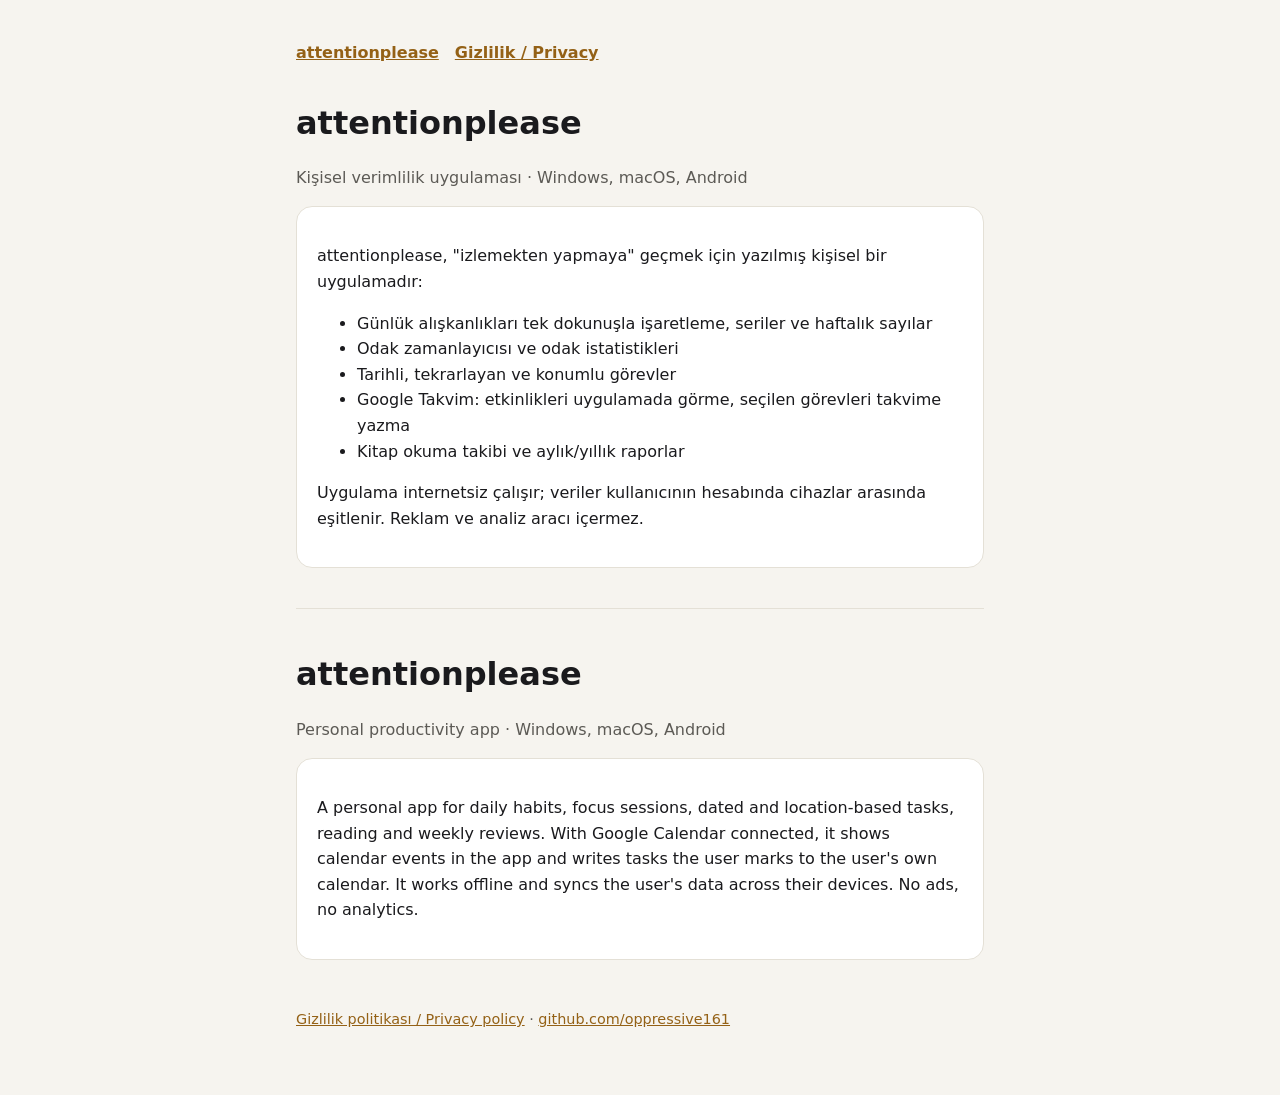
<file: index.html>
<!doctype html>
<html lang="tr">
<head>
  <meta charset="utf-8">
  <meta name="viewport" content="width=device-width, initial-scale=1">
  <title>attentionplease</title>
  <meta name="description" content="Kişisel verimlilik uygulaması: günlük taahhütler, odak blokları, görevler ve takvim.">
  <link rel="stylesheet" href="style.css">
</head>
<body>
<main>
  <nav><a href="./">attentionplease</a><a href="privacy.html">Gizlilik / Privacy</a></nav>

  <h1>attentionplease</h1>
  <p class="muted">Kişisel verimlilik uygulaması · Windows, macOS, Android</p>

  <div class="card">
    <p>attentionplease, "izlemekten yapmaya" geçmek için yazılmış kişisel bir uygulamadır:</p>
    <ul>
      <li>Günlük alışkanlıkları tek dokunuşla işaretleme, seriler ve haftalık sayılar</li>
      <li>Odak zamanlayıcısı ve odak istatistikleri</li>
      <li>Tarihli, tekrarlayan ve konumlu görevler</li>
      <li>Google Takvim: etkinlikleri uygulamada görme, seçilen görevleri takvime yazma</li>
      <li>Kitap okuma takibi ve aylık/yıllık raporlar</li>
    </ul>
    <p>Uygulama internetsiz çalışır; veriler kullanıcının hesabında cihazlar arasında eşitlenir. Reklam ve analiz aracı içermez.</p>
  </div>

  <hr>

  <h1 lang="en">attentionplease</h1>
  <p class="muted" lang="en">Personal productivity app · Windows, macOS, Android</p>
  <div class="card" lang="en">
    <p>A personal app for daily habits, focus sessions, dated and location-based tasks, reading and weekly reviews. With Google Calendar connected, it shows calendar events in the app and writes tasks the user marks to the user's own calendar. It works offline and syncs the user's data across their devices. No ads, no analytics.</p>
  </div>

  <footer>
    <a href="privacy.html">Gizlilik politikası / Privacy policy</a> ·
    <a href="https://github.com/oppressive161">github.com/oppressive161</a>
  </footer>
</main>
</body>
</html>
</file>
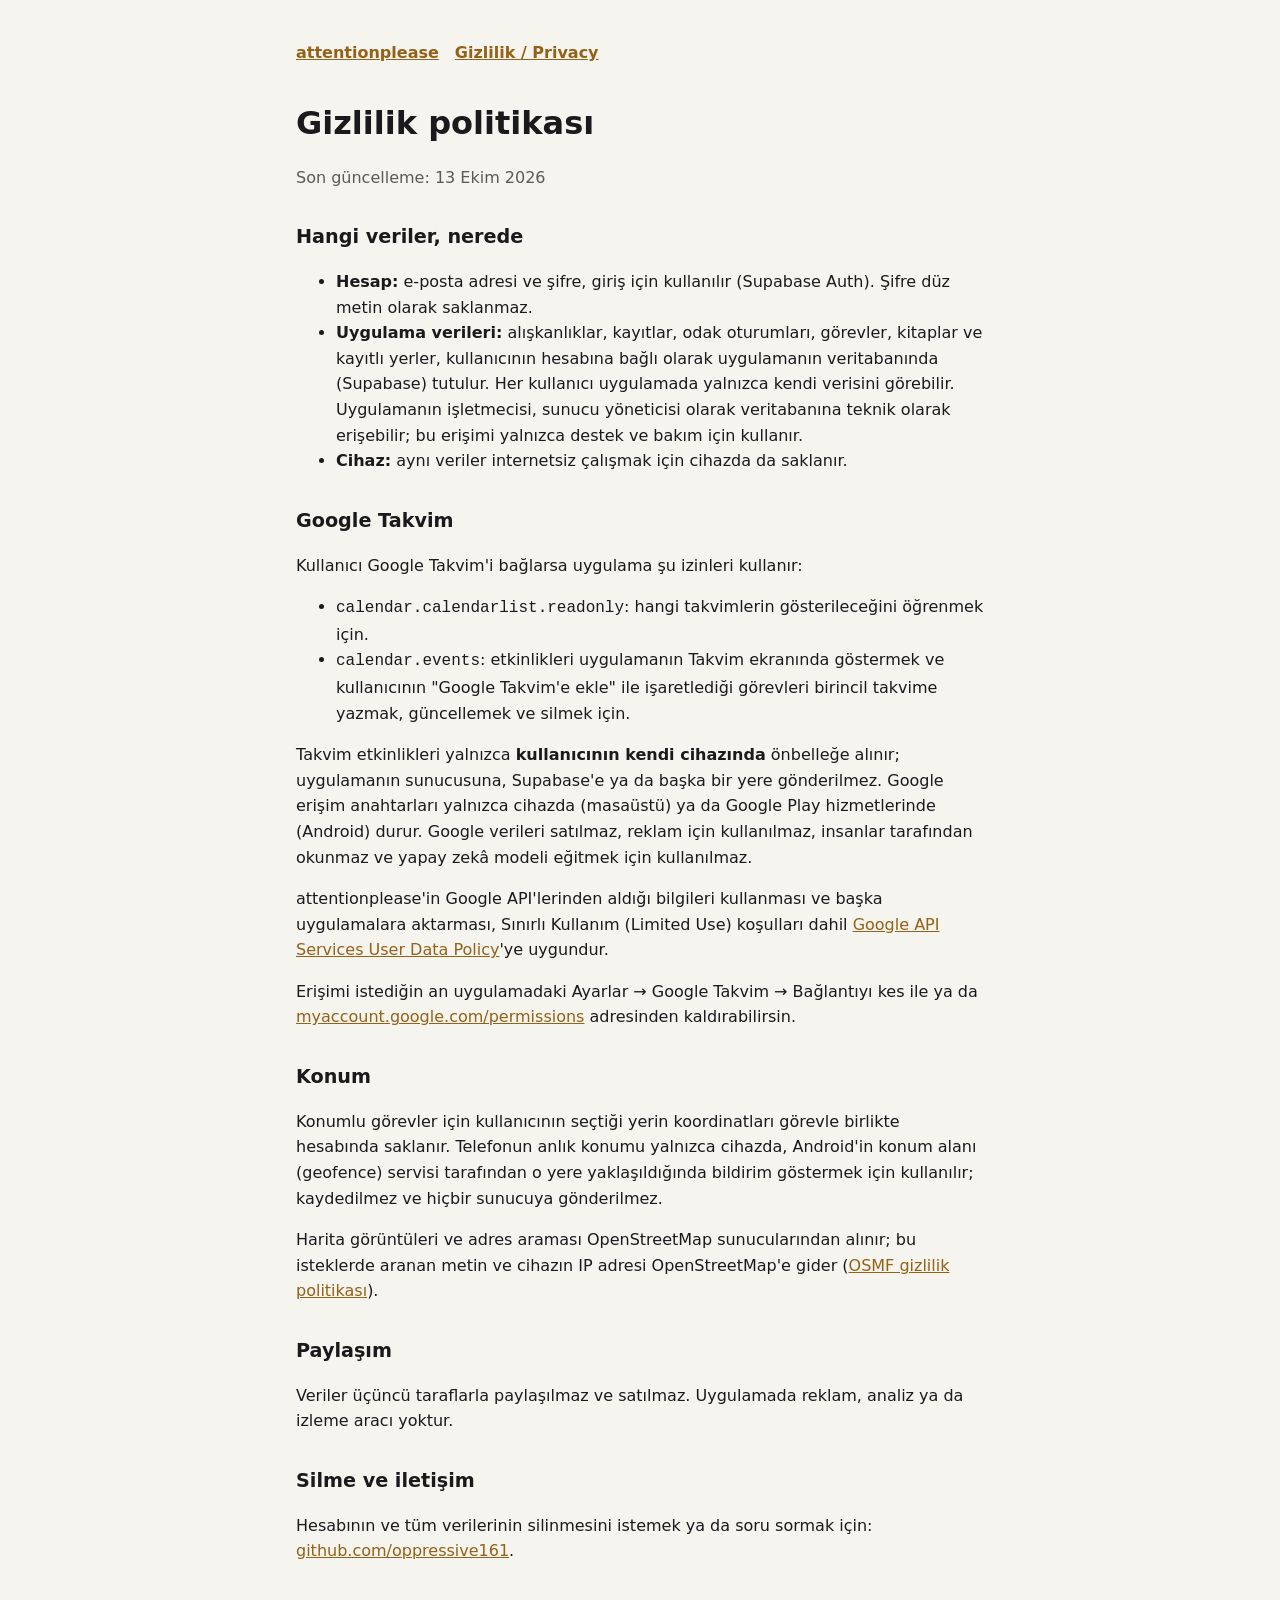
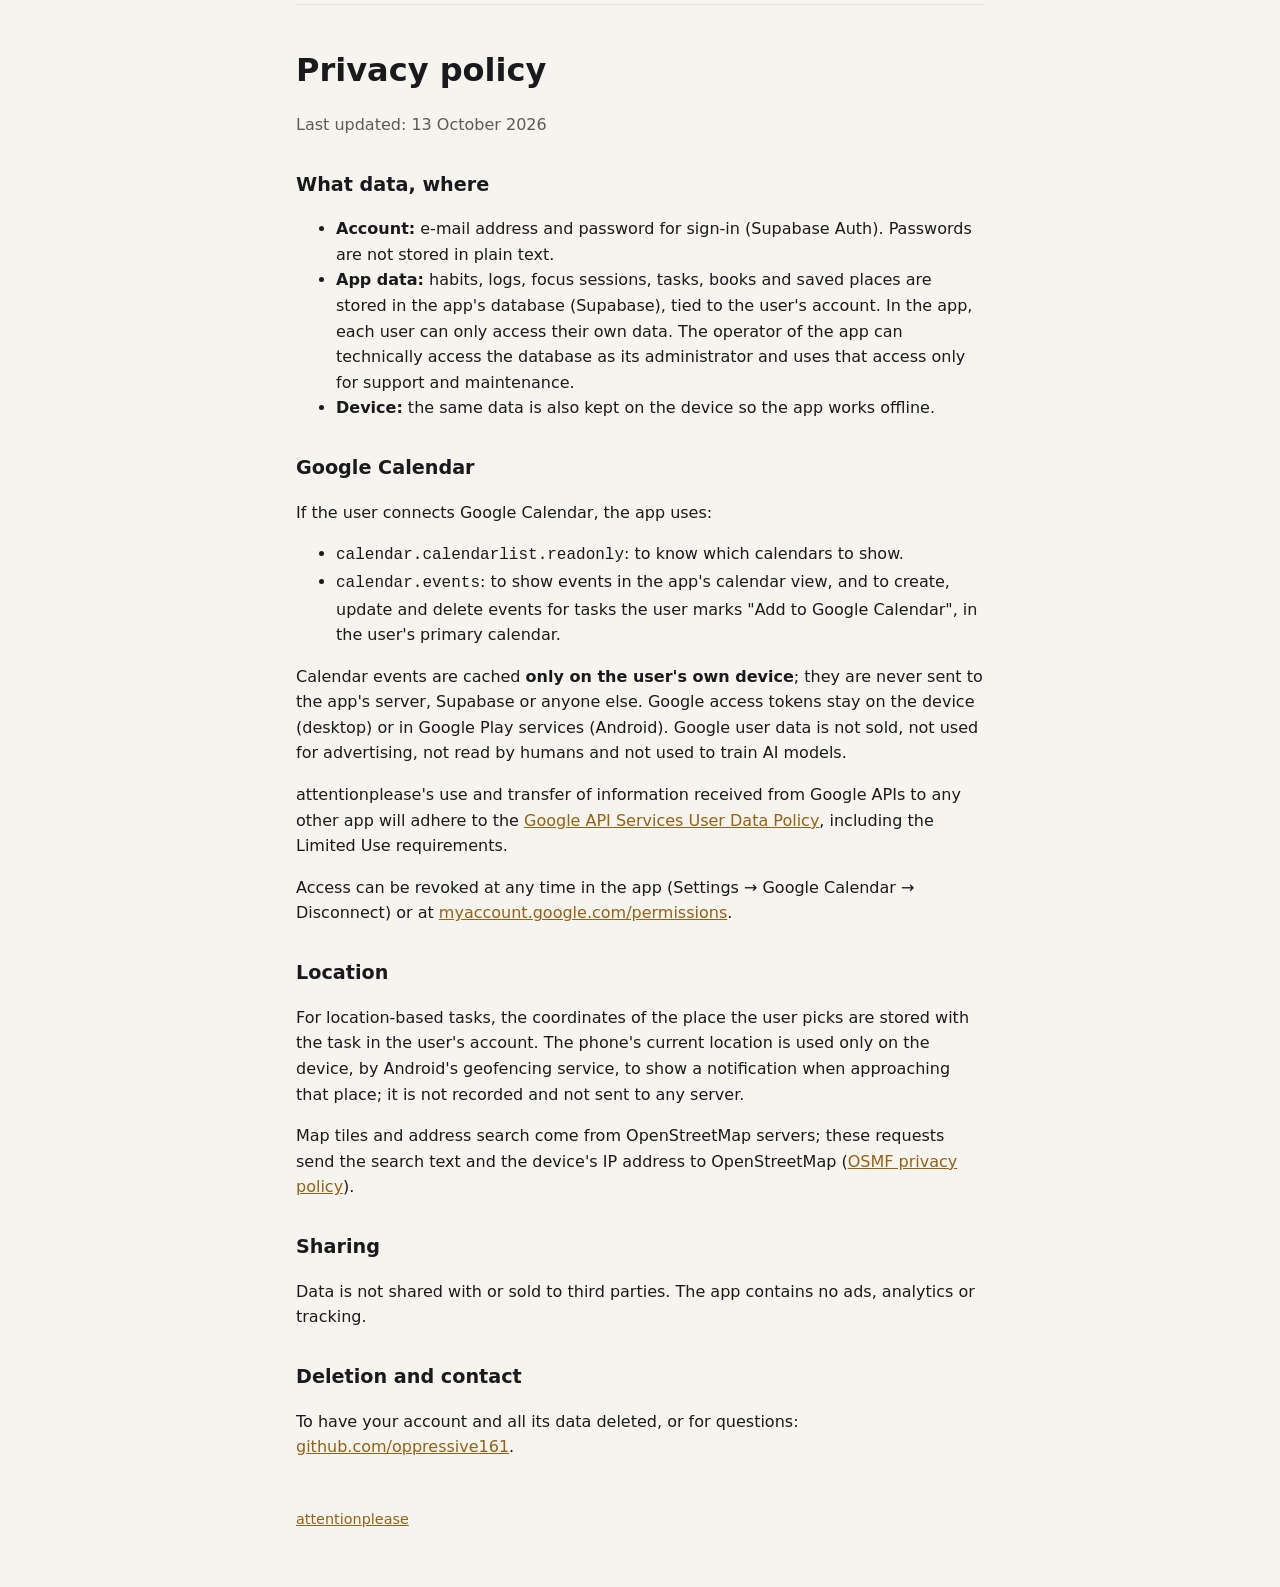
<file: privacy.html>
<!doctype html>
<html lang="tr">
<head>
  <meta charset="utf-8">
  <meta name="viewport" content="width=device-width, initial-scale=1">
  <title>Gizlilik politikası · attentionplease</title>
  <meta name="description" content="attentionplease gizlilik politikası / privacy policy.">
  <link rel="stylesheet" href="style.css">
</head>
<body>
<main>
  <nav><a href="./">attentionplease</a><a href="privacy.html">Gizlilik / Privacy</a></nav>

  <h1>Gizlilik politikası</h1>
  <p class="muted">Son güncelleme: 13 Ekim 2026</p>

  <h2>Hangi veriler, nerede</h2>
  <ul>
    <li><strong>Hesap:</strong> e-posta adresi ve şifre, giriş için kullanılır (Supabase Auth). Şifre düz metin olarak saklanmaz.</li>
    <li><strong>Uygulama verileri:</strong> alışkanlıklar, kayıtlar, odak oturumları, görevler, kitaplar ve kayıtlı yerler, kullanıcının hesabına bağlı olarak uygulamanın veritabanında (Supabase) tutulur. Her kullanıcı uygulamada yalnızca kendi verisini görebilir. Uygulamanın işletmecisi, sunucu yöneticisi olarak veritabanına teknik olarak erişebilir; bu erişimi yalnızca destek ve bakım için kullanır.</li>
    <li><strong>Cihaz:</strong> aynı veriler internetsiz çalışmak için cihazda da saklanır.</li>
  </ul>

  <h2>Google Takvim</h2>
  <p>Kullanıcı Google Takvim'i bağlarsa uygulama şu izinleri kullanır:</p>
  <ul>
    <li><code>calendar.calendarlist.readonly</code>: hangi takvimlerin gösterileceğini öğrenmek için.</li>
    <li><code>calendar.events</code>: etkinlikleri uygulamanın Takvim ekranında göstermek ve kullanıcının "Google Takvim'e ekle" ile işaretlediği görevleri birincil takvime yazmak, güncellemek ve silmek için.</li>
  </ul>
  <p>Takvim etkinlikleri yalnızca <strong>kullanıcının kendi cihazında</strong> önbelleğe alınır; uygulamanın sunucusuna, Supabase'e ya da başka bir yere gönderilmez. Google erişim anahtarları yalnızca cihazda (masaüstü) ya da Google Play hizmetlerinde (Android) durur. Google verileri satılmaz, reklam için kullanılmaz, insanlar tarafından okunmaz ve yapay zekâ modeli eğitmek için kullanılmaz.</p>
  <p>attentionplease'in Google API'lerinden aldığı bilgileri kullanması ve başka uygulamalara aktarması, Sınırlı Kullanım (Limited Use) koşulları dahil <a href="https://developers.google.com/terms/api-services-user-data-policy">Google API Services User Data Policy</a>'ye uygundur.</p>
  <p>Erişimi istediğin an uygulamadaki Ayarlar → Google Takvim → Bağlantıyı kes ile ya da <a href="https://myaccount.google.com/permissions">myaccount.google.com/permissions</a> adresinden kaldırabilirsin.</p>

  <h2>Konum</h2>
  <p>Konumlu görevler için kullanıcının seçtiği yerin koordinatları görevle birlikte hesabında saklanır. Telefonun anlık konumu yalnızca cihazda, Android'in konum alanı (geofence) servisi tarafından o yere yaklaşıldığında bildirim göstermek için kullanılır; kaydedilmez ve hiçbir sunucuya gönderilmez.</p>
  <p>Harita görüntüleri ve adres araması OpenStreetMap sunucularından alınır; bu isteklerde aranan metin ve cihazın IP adresi OpenStreetMap'e gider (<a href="https://osmfoundation.org/wiki/Privacy_Policy">OSMF gizlilik politikası</a>).</p>

  <h2>Paylaşım</h2>
  <p>Veriler üçüncü taraflarla paylaşılmaz ve satılmaz. Uygulamada reklam, analiz ya da izleme aracı yoktur.</p>

  <h2>Silme ve iletişim</h2>
  <p>Hesabının ve tüm verilerinin silinmesini istemek ya da soru sormak için: <a href="https://github.com/oppressive161">github.com/oppressive161</a>.</p>

  <hr>

  <div lang="en">
    <h1>Privacy policy</h1>
    <p class="muted">Last updated: 13 October 2026</p>

    <h2>What data, where</h2>
    <ul>
      <li><strong>Account:</strong> e-mail address and password for sign-in (Supabase Auth). Passwords are not stored in plain text.</li>
      <li><strong>App data:</strong> habits, logs, focus sessions, tasks, books and saved places are stored in the app's database (Supabase), tied to the user's account. In the app, each user can only access their own data. The operator of the app can technically access the database as its administrator and uses that access only for support and maintenance.</li>
      <li><strong>Device:</strong> the same data is also kept on the device so the app works offline.</li>
    </ul>

    <h2>Google Calendar</h2>
    <p>If the user connects Google Calendar, the app uses:</p>
    <ul>
      <li><code>calendar.calendarlist.readonly</code>: to know which calendars to show.</li>
      <li><code>calendar.events</code>: to show events in the app's calendar view, and to create, update and delete events for tasks the user marks "Add to Google Calendar", in the user's primary calendar.</li>
    </ul>
    <p>Calendar events are cached <strong>only on the user's own device</strong>; they are never sent to the app's server, Supabase or anyone else. Google access tokens stay on the device (desktop) or in Google Play services (Android). Google user data is not sold, not used for advertising, not read by humans and not used to train AI models.</p>
    <p>attentionplease's use and transfer of information received from Google APIs to any other app will adhere to the <a href="https://developers.google.com/terms/api-services-user-data-policy">Google API Services User Data Policy</a>, including the Limited Use requirements.</p>
    <p>Access can be revoked at any time in the app (Settings → Google Calendar → Disconnect) or at <a href="https://myaccount.google.com/permissions">myaccount.google.com/permissions</a>.</p>

    <h2>Location</h2>
    <p>For location-based tasks, the coordinates of the place the user picks are stored with the task in the user's account. The phone's current location is used only on the device, by Android's geofencing service, to show a notification when approaching that place; it is not recorded and not sent to any server.</p>
    <p>Map tiles and address search come from OpenStreetMap servers; these requests send the search text and the device's IP address to OpenStreetMap (<a href="https://osmfoundation.org/wiki/Privacy_Policy">OSMF privacy policy</a>).</p>

    <h2>Sharing</h2>
    <p>Data is not shared with or sold to third parties. The app contains no ads, analytics or tracking.</p>

    <h2>Deletion and contact</h2>
    <p>To have your account and all its data deleted, or for questions: <a href="https://github.com/oppressive161">github.com/oppressive161</a>.</p>
  </div>

  <footer><a href="./">attentionplease</a></footer>
</main>
</body>
</html>
</file>
<file: style.css>
:root {
  --bg: #f6f4ef;
  --fg: #1a1a1d;
  --muted: #5c5a55;
  --accent: #946116;
  --card: #ffffff;
  --line: #e4e0d6;
}
@media (prefers-color-scheme: dark) {
  :root {
    --bg: #0e0f12;
    --fg: #ecebe7;
    --muted: #a7a49c;
    --accent: #e0a85a;
    --card: #17181c;
    --line: #2a2b30;
  }
}
* { box-sizing: border-box; }
body {
  margin: 0;
  background: var(--bg);
  color: var(--fg);
  font: 16px/1.6 system-ui, -apple-system, "Segoe UI", Roboto, sans-serif;
}
main { max-width: 720px; margin: 0 auto; padding: 40px 16px 64px; }
h1 { font-size: 2rem; margin: 0 0 4px; }
h2 { font-size: 1.2rem; margin: 32px 0 8px; }
p, li { color: var(--fg); }
.muted { color: var(--muted); }
a { color: var(--accent); }
nav { display: flex; gap: 16px; margin-bottom: 32px; font-weight: 600; }
.card {
  background: var(--card);
  border: 1px solid var(--line);
  border-radius: 16px;
  padding: 20px;
  margin: 16px 0;
}
hr { border: 0; border-top: 1px solid var(--line); margin: 40px 0; }
footer { margin-top: 48px; font-size: 0.9rem; color: var(--muted); }
</file>
